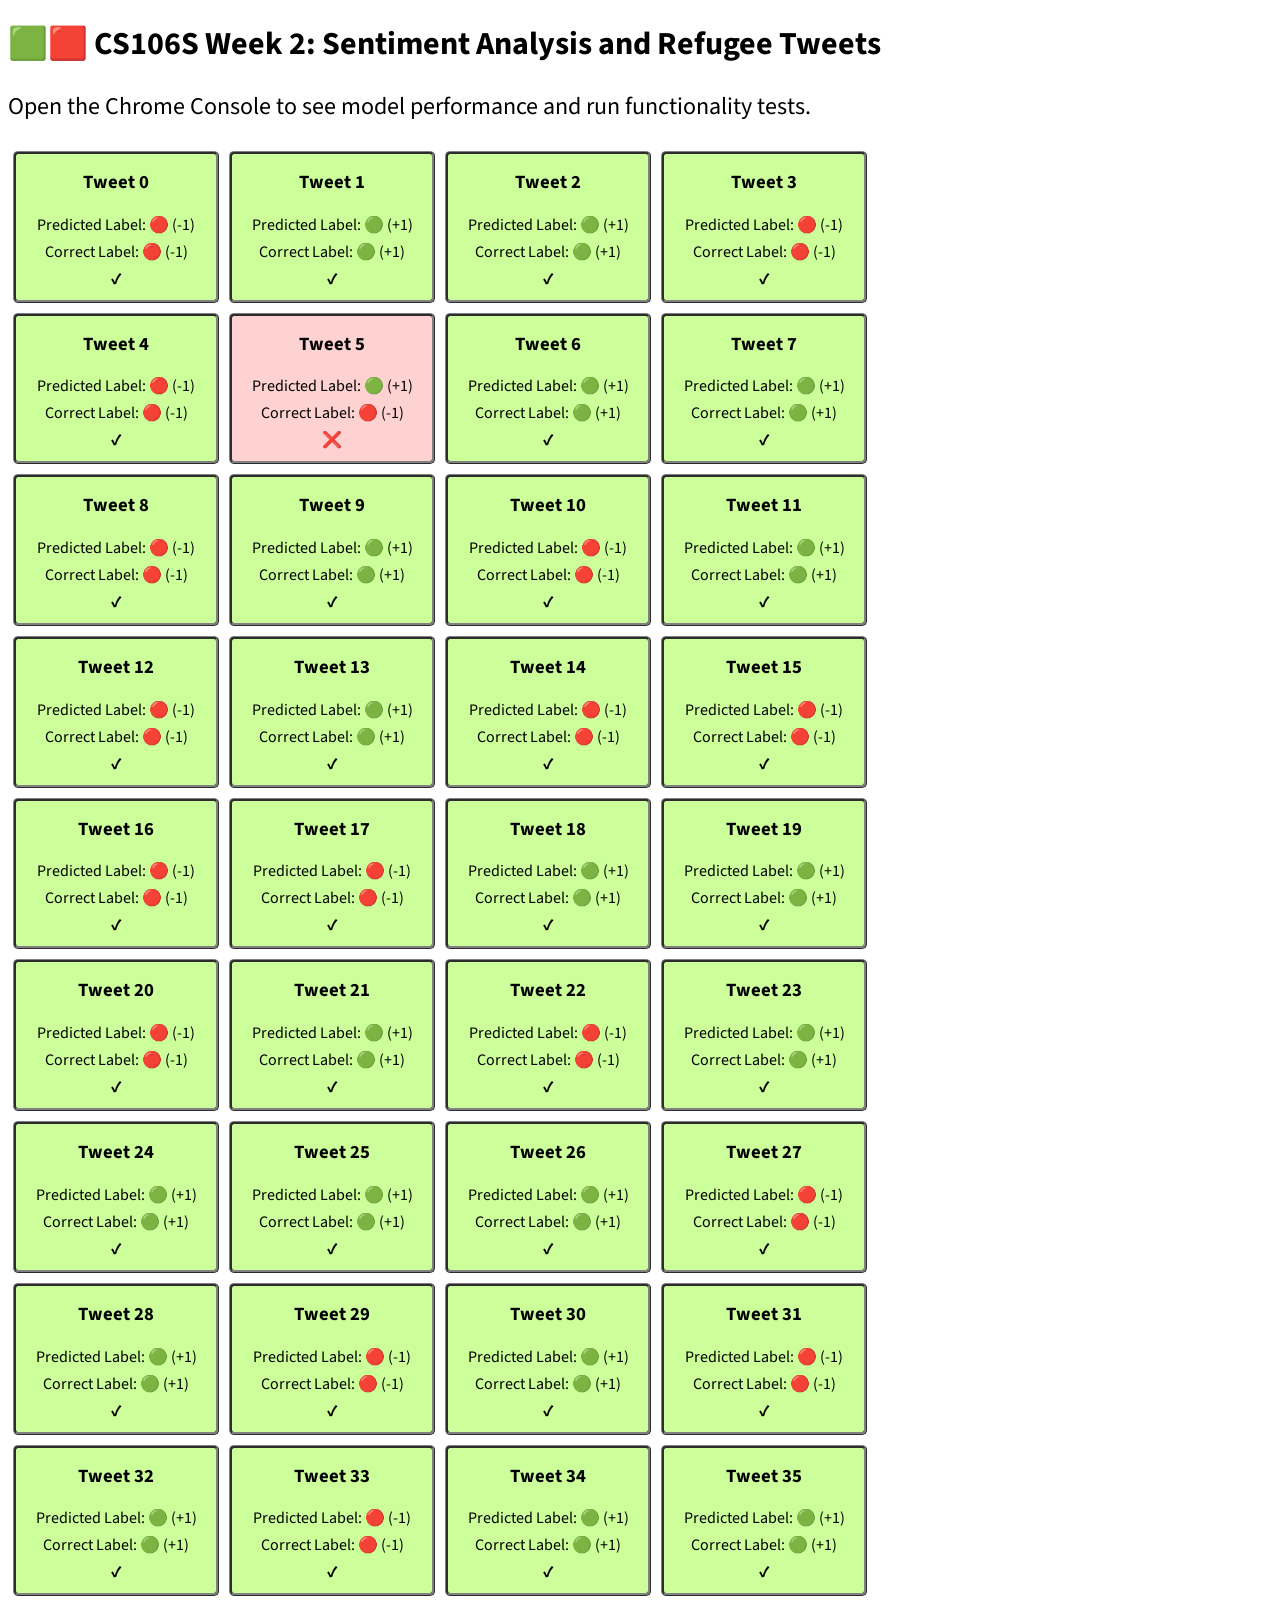
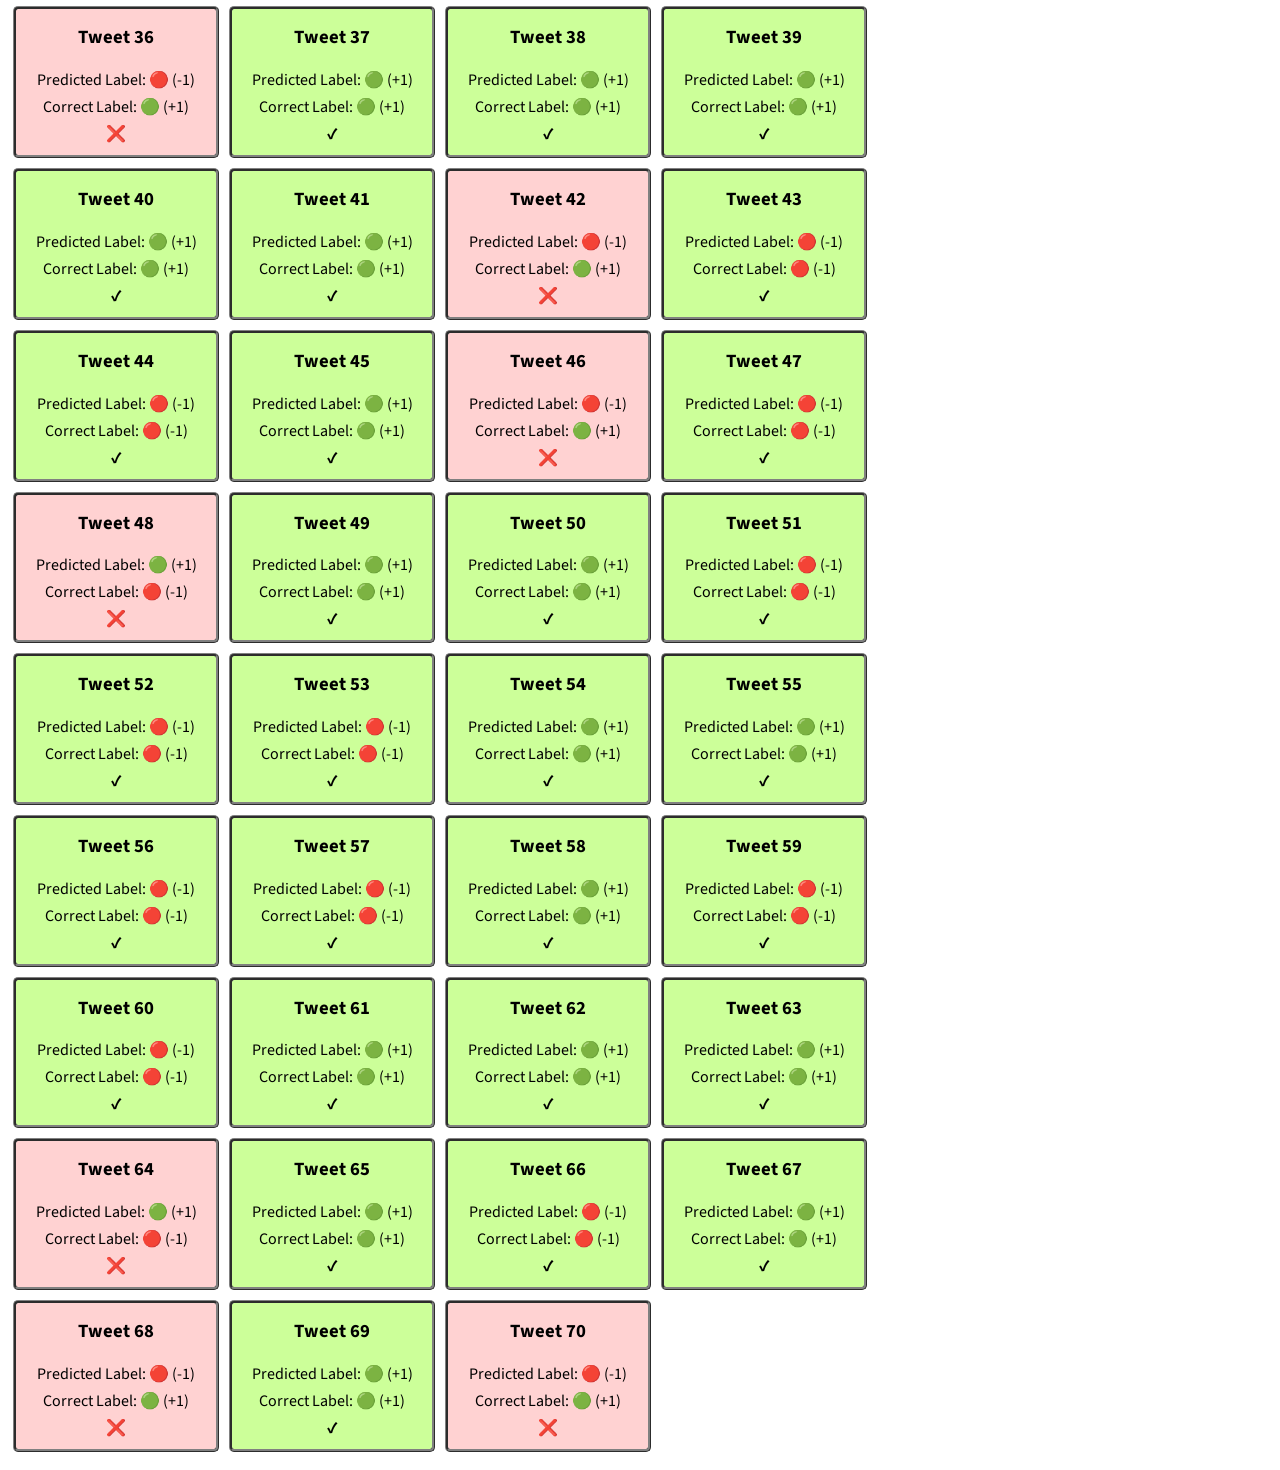
<file: index.html>
<!DOCTYPE html>
<html>

    <head>
        <meta charset = "utf-8">
        <link href='https://fonts.googleapis.com/css?family=Source Sans Pro' rel='stylesheet'>
        <link rel="stylesheet" href="style.css">

        <script src = "trainTweets.js"></script>
        <script src = "testTweets.js"></script>
        <script src = "stemmer.js"></script>
        <script src="graphics.js"></script>
        <script src="extensions.js"></script>
        <script src="autograder.js"></script>

    </head>

    <body>
        <h1>🟩🟥 CS106S Week 2: Sentiment Analysis and Refugee Tweets</h1>
        <p style = "font-size:24px">Open the Chrome Console to see model performance and run functionality tests.</p>
        <br>
        
        <!-- display board for the tweets and their predicted/correct labels --> 
        <div id = "board">
            <!-- will be filled in programmatically by graphics.js -->
        </div>

    </body>
</html>
</file>
<file: style.css>
*{
    font-family: 'Source Sans Pro';
}

#board{
    display: flex;
    flex-wrap: wrap;
    max-width: 900px;
}

.tweet{
    border: ridge 3px gray; 
    border-radius: 5px; 
    padding: 5px; 
    margin-left: 5px; 
    margin-right: 5px;
    margin-bottom: 10px;
    width: 190px;
    text-align: center; 
}

.correct{ /* light green */
    background-color: rgb(204, 255, 153);
}

.incorrect{ /* light red */
    background-color: rgb(255, 210, 210);  
}

h3{
    margin-top: 10px;
}

p{
    margin-top: 5px;
    margin-bottom: 5px;
}
</file>
